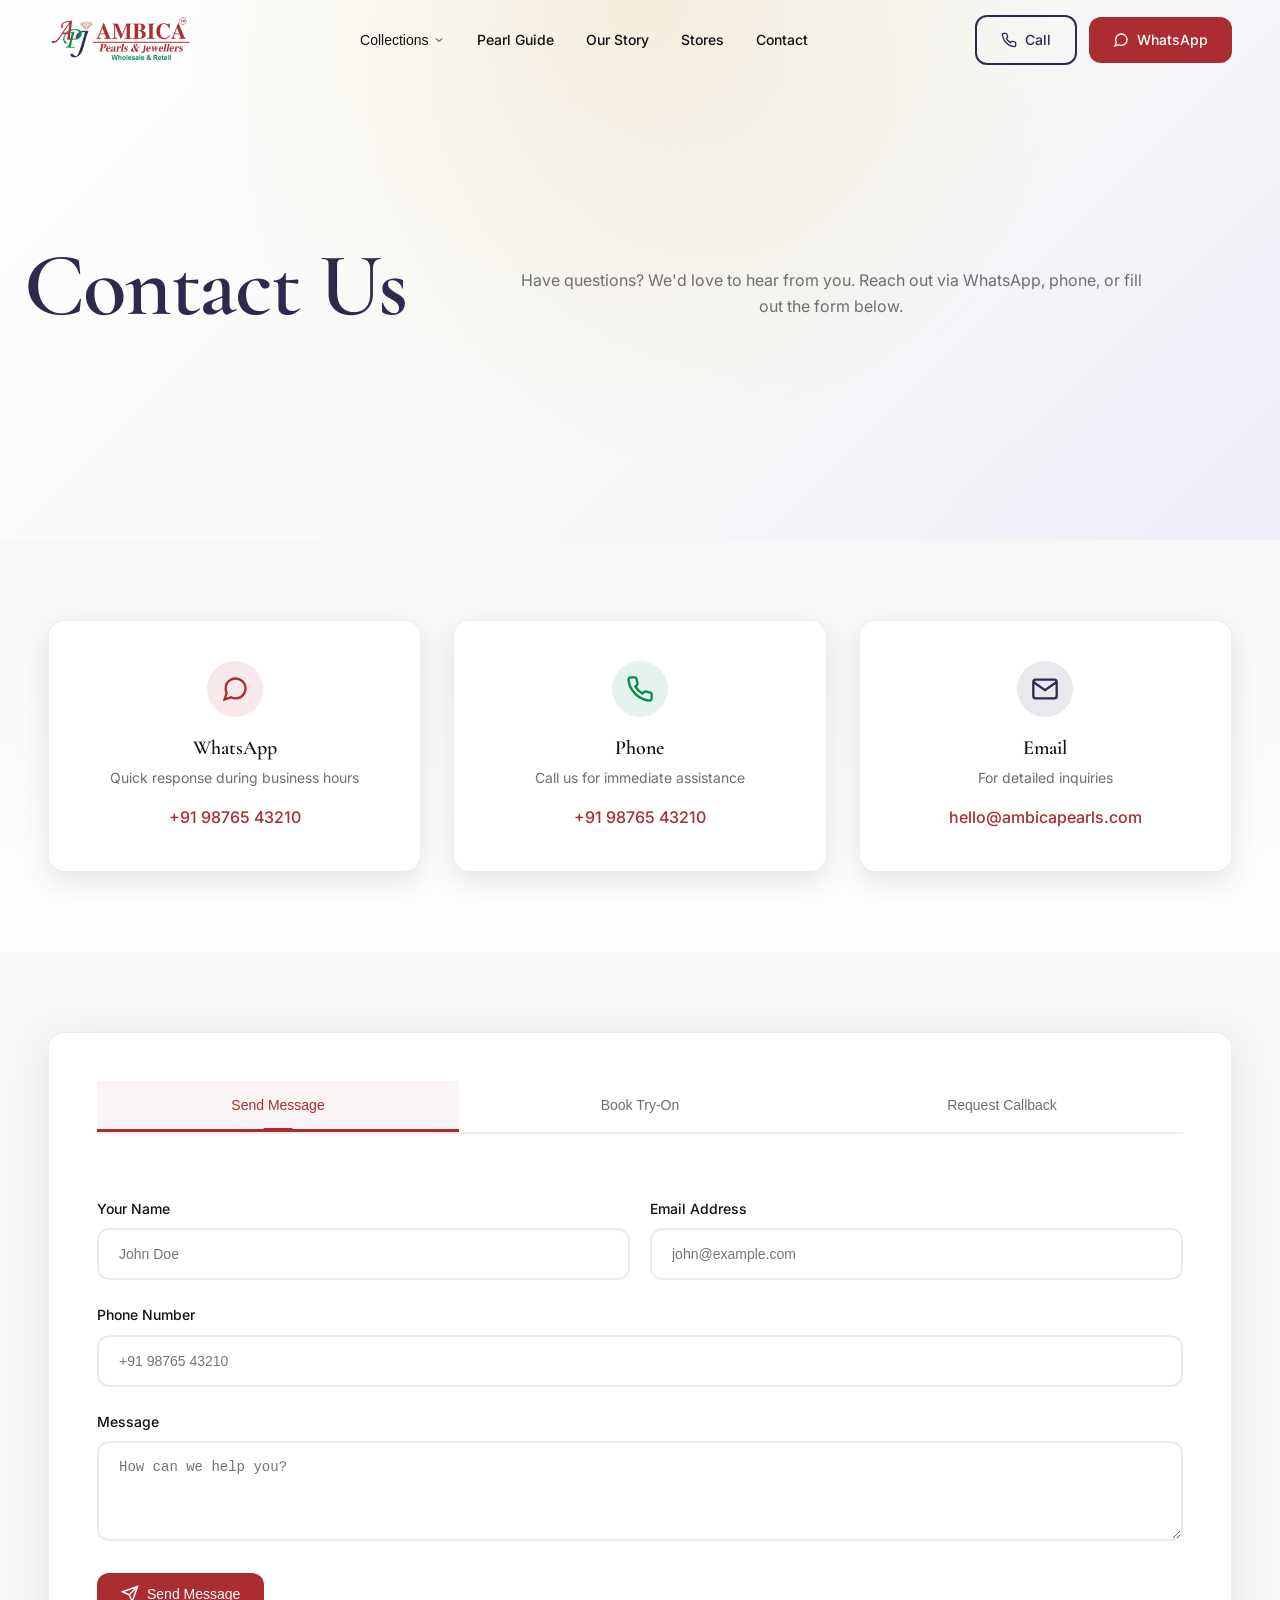
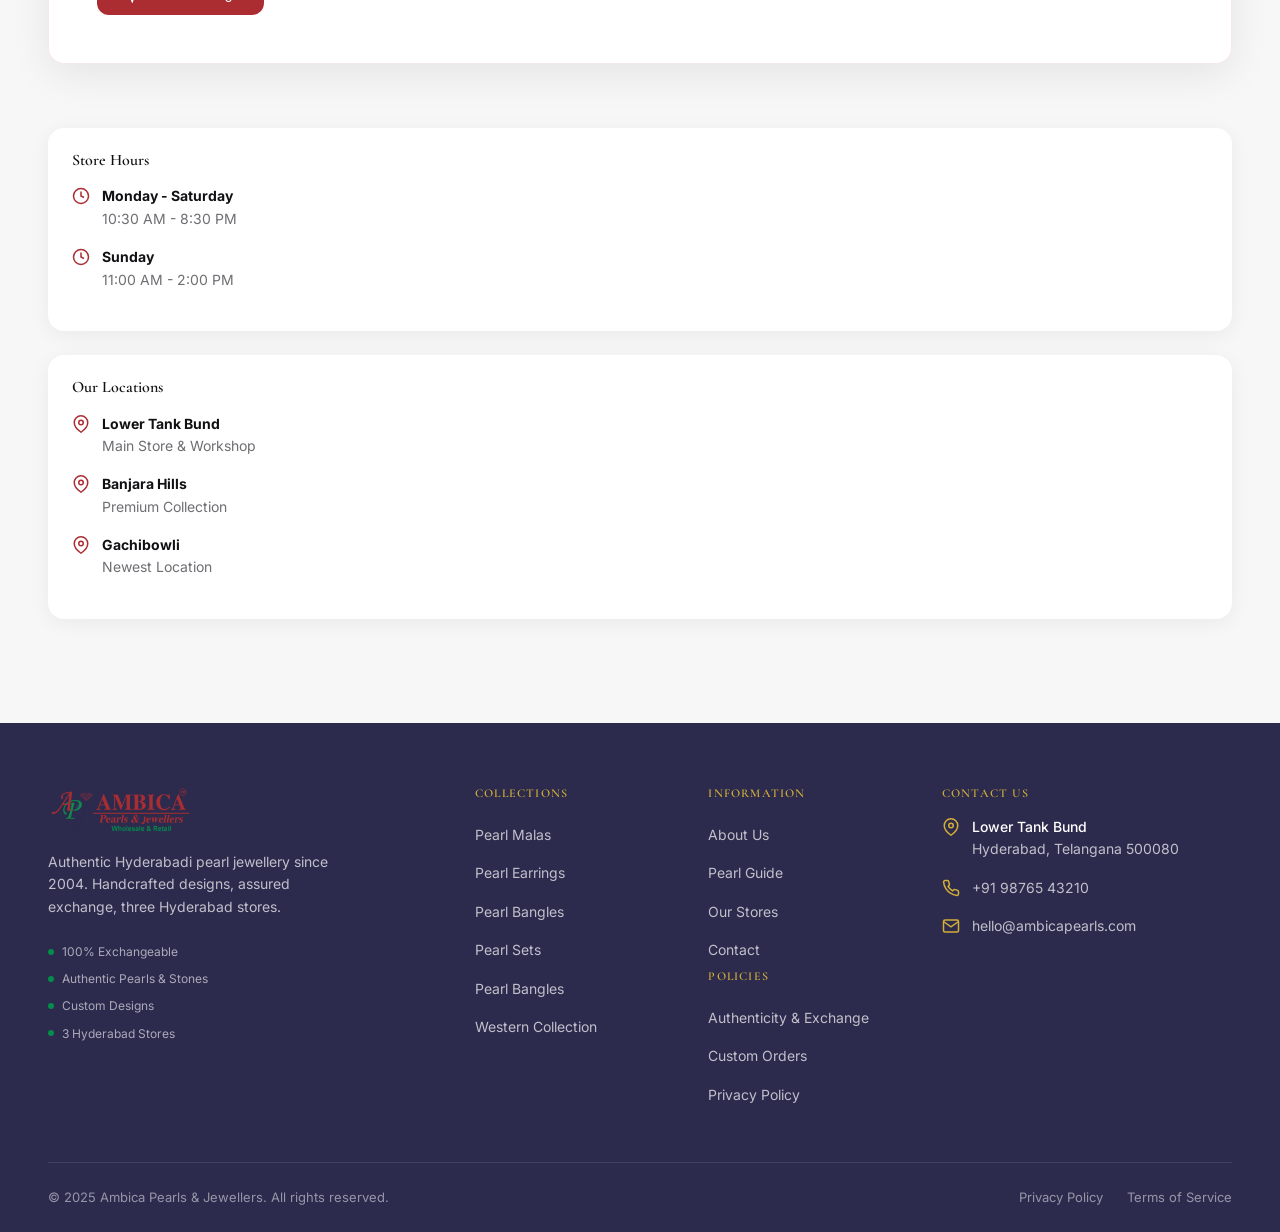
<file: contact.html>
<!DOCTYPE html>
<html lang="en">
<head>
    <meta charset="UTF-8">
    <meta name="viewport" content="width=device-width, initial-scale=1.0">
    <title>Contact Us - Ambica Pearls & Jewellers</title>
    <meta name="description" content="Get in touch with Ambica Pearls. WhatsApp, call, or visit our stores in Hyderabad.">
    <link rel="preconnect" href="https://fonts.googleapis.com">
    <link rel="preconnect" href="https://fonts.gstatic.com" crossorigin>
    <link href="https://fonts.googleapis.com/css2?family=Cormorant+Garamond:wght@400;500;600;700&family=Inter:wght@300;400;500;600;700&family=Great+Vibes&display=swap" rel="stylesheet">
    <link rel="stylesheet" href="css/style.css">
    <style>
        .contact-cards-section {
            padding: 80px 0;
            background: linear-gradient(to bottom, var(--pearl), var(--white));
        }
        .contact-cards {
            display: grid;
            grid-template-columns: repeat(auto-fit, minmax(280px, 1fr));
            gap: 32px;
            padding: 0;
        }
        .contact-card {
            background: white;
            border-radius: 16px;
            padding: 40px 32px;
            text-align: center;
            box-shadow: 0 10px 30px rgba(0,0,0,0.1);
            border: 1px solid rgba(171,45,50,0.1);
            transition: all 0.4s ease;
            position: relative;
            overflow: hidden;
        }
        .contact-card::before {
            content: '';
            position: absolute;
            top: 0;
            left: 0;
            right: 0;
            height: 4px;
            background: linear-gradient(90deg, var(--gold), var(--secondary));
            transform: scaleX(0);
            transition: transform 0.4s ease;
        }
        .contact-card:hover::before {
            transform: scaleX(1);
        }
        .contact-card:hover {
            transform: translateY(-8px);
            box-shadow: 0 20px 40px rgba(0,0,0,0.15);
        }
        .contact-icon {
            width: 56px;
            height: 56px;
            display: flex;
            align-items: center;
            justify-content: center;
            border-radius: 50%;
            margin: 0 auto 20px;
        }
        .contact-icon.red {
            background: rgba(171, 45, 50, 0.1);
            color: var(--primary);
        }
        .contact-icon.green {
            background: rgba(5, 140, 75, 0.1);
            color: var(--secondary);
        }
        .contact-icon.navy {
            background: rgba(44, 43, 78, 0.1);
            color: var(--navy);
        }
        .contact-card h3 {
            margin-bottom: 8px;
            font-size: 20px;
        }
        .contact-card > p {
            color: var(--text-muted);
            font-size: 14px;
            margin-bottom: 16px;
        }
        .contact-card a {
            color: var(--primary);
            font-weight: 500;
        }
        .contact-card a:hover {
            text-decoration: underline;
        }
        .forms-section {
            padding: 80px 0;
            background: var(--light-bg);
        }
        .forms-grid {
            display: grid;
            gap: 64px;
            align-items: start;
        }
        .form-container {
            background: white;
            border-radius: 16px;
            padding: 48px;
            box-shadow: 0 10px 40px rgba(0,0,0,0.08);
            border: 1px solid rgba(171,45,50,0.1);
        }
        .form-tabs {
            display: flex;
            border-bottom: 2px solid rgba(171,45,50,0.1);
            margin-bottom: 32px;
            position: relative;
        }
        .form-tab {
            flex: 1;
            padding: 16px 24px;
            text-align: center;
            font-size: 14px;
            font-weight: 500;
            color: var(--text-muted);
            background: none;
            border: none;
            border-bottom: 3px solid transparent;
            cursor: pointer;
            transition: all 0.3s ease;
            position: relative;
        }
        .form-tab.active {
            color: var(--primary);
            border-bottom-color: var(--primary);
            background: rgba(171,45,50,0.05);
        }
        .form-tab.active::after {
            content: '';
            position: absolute;
            bottom: -2px;
            left: 50%;
            transform: translateX(-50%);
            width: 30px;
            height: 3px;
            background: var(--primary);
            border-radius: 2px;
        }
        .form-content {
            display: none;
            padding: 32px 0 0;
        }
        .form-content.active {
            display: block;
        }
        .form-group {
            margin-bottom: 24px;
        }
        .form-group label {
            display: block;
            font-size: 14px;
            font-weight: 500;
            margin-bottom: 8px;
            color: var(--text-dark);
        }
        .form-group input,
        .form-group textarea,
        .form-group select {
            width: 100%;
            padding: 16px 20px;
            border: 2px solid rgba(0,0,0,0.08);
            border-radius: 12px;
            font-size: 14px;
            transition: all 0.3s ease;
            background: var(--light-bg);
        }
        .form-group input:focus,
        .form-group textarea:focus,
        .form-group select:focus {
            outline: none;
            border-color: var(--primary);
            box-shadow: 0 0 0 4px rgba(171,45,50,0.15);
        }
        .form-row {
            display: grid;
            grid-template-columns: 1fr 1fr;
            gap: 20px;
        }
        .sidebar-card {
            background: white;
            border-radius: var(--radius);
            padding: 24px;
            box-shadow: var(--shadow);
            margin-bottom: 24px;
        }
        .sidebar-card h4 {
            font-size: 16px;
            margin-bottom: 16px;
        }
        .sidebar-item {
            display: flex;
            align-items: flex-start;
            gap: 12px;
            margin-bottom: 16px;
            font-size: 14px;
        }
        .sidebar-item svg {
            color: var(--primary);
            flex-shrink: 0;
            margin-top: 2px;
        }
        .sidebar-item div {
            display: flex;
            flex-direction: column;
        }
        .sidebar-item strong {
            color: var(--text-dark);
        }
        .sidebar-item span {
            color: var(--text-muted);
        }
        .success-message {
            display: none;
            text-align: center;
            padding: 48px 24px;
        }
        .success-message.show {
            display: block;
        }
        .success-icon {
            width: 64px;
            height: 64px;
            display: flex;
            align-items: center;
            justify-content: center;
            background: rgba(5, 140, 75, 0.1);
            color: var(--secondary);
            border-radius: 50%;
            margin: 0 auto 20px;
        }
    </style>
</head>
<body>
    <!-- Header -->
    <header class="header" id="header">
        <div class="container">
            <div class="header-inner">
                <a href="index.html" class="logo">
                    <img src="images/LOGO.png" alt="Ambica Pearls & Jewellers" style="height: 48px; width: auto;">
                </a>
                
                <nav class="nav-desktop">
                    <div class="nav-dropdown">
                        <button class="nav-link">Collections <svg width="12" height="12" viewBox="0 0 24 24" fill="none" stroke="currentColor" stroke-width="2"><path d="M6 9l6 6 6-6"/></svg></button>
                        <div class="dropdown-menu">
                            <a href="category-malas.html">Pearl Malas</a>
                            <a href="category-earrings.html">Pearl Earrings</a>
                            <a href="category-bangles.html">Pearl Bangles</a>
                            <a href="category-sets.html">Pearl Sets</a>
                            <a href="category-mens.html">Pearl Bangles</a>
                            <a href="category-western.html">Western Collection</a>
                        </div>
                    </div>
                    <a href="pearl-guide.html" class="nav-link">Pearl Guide</a>
                    <a href="about.html" class="nav-link">Our Story</a>
                    <a href="stores.html" class="nav-link">Stores</a>
                    <a href="contact.html" class="nav-link">Contact</a>
                </nav>
                
                <div class="header-actions">
                    <a href="tel:+919876543210" class="btn btn-outline">
                        <svg width="16" height="16" viewBox="0 0 24 24" fill="none" stroke="currentColor" stroke-width="2"><path d="M22 16.92v3a2 2 0 0 1-2.18 2 19.79 19.79 0 0 1-8.63-3.07 19.5 19.5 0 0 1-6-6 19.79 19.79 0 0 1-3.07-8.67A2 2 0 0 1 4.11 2h3a2 2 0 0 1 2 1.72 12.84 12.84 0 0 0 .7 2.81 2 2 0 0 1-.45 2.11L8.09 9.91a16 16 0 0 0 6 6l1.27-1.27a2 2 0 0 1 2.11-.45 12.84 12.84 0 0 0 2.81.7A2 2 0 0 1 22 16.92z"/></svg>
                        Call
                    </a>
                    <a href="https://wa.me/919876543210?text=Hi%20Ambica%2C%20I'm%20interested%20in%20your%20pearl%20collections." target="_blank" class="btn btn-primary">
                        <svg width="16" height="16" viewBox="0 0 24 24" fill="none" stroke="currentColor" stroke-width="2"><path d="M21 11.5a8.38 8.38 0 0 1-.9 3.8 8.5 8.5 0 0 1-7.6 4.7 8.38 8.38 0 0 1-3.8-.9L3 21l1.9-5.7a8.38 8.38 0 0 1-.9-3.8 8.5 8.5 0 0 1 4.7-7.6 8.38 8.38 0 0 1 3.8-.9h.5a8.48 8.48 0 0 1 8 8v.5z"/></svg>
                        WhatsApp
                    </a>
                </div>
                
                <button class="menu-toggle" id="menuToggle">
                    <svg width="24" height="24" viewBox="0 0 24 24" fill="none" stroke="currentColor" stroke-width="2"><line x1="3" y1="6" x2="21" y2="6"></line><line x1="3" y1="12" x2="21" y2="12"></line><line x1="3" y1="18" x2="21" y2="18"></line></svg>
                </button>
            </div>
        </div>
    </header>
    
    <!-- Mobile Menu -->
    <div class="mobile-menu" id="mobileMenu">
        <div class="mobile-menu-header">
            <span class="logo-main">Ambica</span>
            <button class="menu-close" id="menuClose">
                <svg width="24" height="24" viewBox="0 0 24 24" fill="none" stroke="currentColor" stroke-width="2"><line x1="18" y1="6" x2="6" y2="18"></line><line x1="6" y1="6" x2="18" y2="18"></line></svg>
            </button>
        </div>
        <div class="mobile-menu-content">
            <div class="mobile-section">
                <h4>Collections</h4>
                <a href="category-malas.html">Pearl Malas</a>
                <a href="category-earrings.html">Pearl Earrings</a>
                <a href="category-bangles.html">Pearl Bangles</a>
                <a href="category-sets.html">Pearl Sets</a>
                <a href="category-mens.html">Pearl Bangles</a>
                <a href="category-western.html">Western Collection</a>
            </div>
            <div class="mobile-section">
                <a href="pearl-guide.html">Pearl Guide</a>
                <a href="about.html">Our Story</a>
                <a href="stores.html">Stores</a>
                <a href="contact.html">Contact</a>
            </div>
            <div class="mobile-actions">
                <a href="https://wa.me/919876543210?text=Hi%20Ambica%2C%20I'm%20interested%20in%20your%20pearl%20collections." target="_blank" class="btn btn-primary">WhatsApp Us</a>
                <a href="tel:+919876543210" class="btn btn-outline">Call Us</a>
            </div>
        </div>
    </div>

    <!-- Page Hero (same as pearl-guide) -->
    <section class="guide-hero">
        <div class="guide-hero-content">
            <h1>Contact Us</h1>
            <p>Have questions? We'd love to hear from you. Reach out via WhatsApp, phone, or fill out the form below.</p>
        </div>
    </section>

    <!-- Contact Cards -->
    <section class="contact-cards-section">
        <div class="container">
            <div class="contact-cards">
                <div class="contact-card">
                    <div class="contact-icon red">
                        <svg width="28" height="28" viewBox="0 0 24 24" fill="none" stroke="currentColor" stroke-width="2"><path d="M21 11.5a8.38 8.38 0 0 1-.9 3.8 8.5 8.5 0 0 1-7.6 4.7 8.38 8.38 0 0 1-3.8-.9L3 21l1.9-5.7a8.38 8.38 0 0 1-.9-3.8 8.5 8.5 0 0 1 4.7-7.6 8.38 8.38 0 0 1 3.8-.9h.5a8.48 8.48 0 0 1 8 8v.5z"/></svg>
                    </div>
                    <h3>WhatsApp</h3>
                    <p>Quick response during business hours</p>
                    <a href="https://wa.me/919876543210" target="_blank">+91 98765 43210</a>
                </div>
                
                <div class="contact-card">
                    <div class="contact-icon green">
                        <svg width="28" height="28" viewBox="0 0 24 24" fill="none" stroke="currentColor" stroke-width="2"><path d="M22 16.92v3a2 2 0 0 1-2.18 2 19.79 19.79 0 0 1-8.63-3.07 19.5 19.5 0 0 1-6-6 19.79 19.79 0 0 1-3.07-8.67A2 2 0 0 1 4.11 2h3a2 2 0 0 1 2 1.72 12.84 12.84 0 0 0 .7 2.81 2 2 0 0 1-.45 2.11L8.09 9.91a16 16 0 0 0 6 6l1.27-1.27a2 2 0 0 1 2.11-.45 12.84 12.84 0 0 0 2.81.7A2 2 0 0 1 22 16.92z"/></svg>
                    </div>
                    <h3>Phone</h3>
                    <p>Call us for immediate assistance</p>
                    <a href="tel:+919876543210">+91 98765 43210</a>
                </div>
                
                <div class="contact-card">
                    <div class="contact-icon navy">
                        <svg width="28" height="28" viewBox="0 0 24 24" fill="none" stroke="currentColor" stroke-width="2"><path d="M4 4h16c1.1 0 2 .9 2 2v12c0 1.1-.9 2-2 2H4c-1.1 0-2-.9-2-2V6c0-1.1.9-2 2-2z"/><polyline points="22,6 12,13 2,6"/></svg>
                    </div>
                    <h3>Email</h3>
                    <p>For detailed inquiries</p>
                    <a href="mailto:hello@ambicapearls.com">hello@ambicapearls.com</a>
                </div>
            </div>
        </div>
    </section>

    <!-- Forms Section -->
    <section class="forms-section">
        <div class="container">
            <div class="forms-grid">
                <div class="form-container">
                    <div class="form-tabs">
                        <button class="form-tab active" data-tab="message">Send Message</button>
                        <button class="form-tab" data-tab="tryon">Book Try-On</button>
                        <button class="form-tab" data-tab="callback">Request Callback</button>
                    </div>
                    
                    <!-- Message Form -->
                    <div class="form-content active" id="message-form">
                        <form id="contactForm">
                            <div class="form-row">
                                <div class="form-group">
                                    <label>Your Name</label>
                                    <input type="text" name="name" placeholder="John Doe" required>
                                </div>
                                <div class="form-group">
                                    <label>Email Address</label>
                                    <input type="email" name="email" placeholder="john@example.com" required>
                                </div>
                            </div>
                            <div class="form-group">
                                <label>Phone Number</label>
                                <input type="tel" name="phone" placeholder="+91 98765 43210">
                            </div>
                            <div class="form-group">
                                <label>Message</label>
                                <textarea name="message" rows="4" placeholder="How can we help you?" required></textarea>
                            </div>
                            <button type="submit" class="btn btn-primary">
                                <svg width="18" height="18" viewBox="0 0 24 24" fill="none" stroke="currentColor" stroke-width="2"><line x1="22" y1="2" x2="11" y2="13"/><polygon points="22 2 15 22 11 13 2 9 22 2"/></svg>
                                Send Message
                            </button>
                        </form>
                        <div class="success-message" id="messageSuccess">
                            <div class="success-icon">
                                <svg width="32" height="32" viewBox="0 0 24 24" fill="none" stroke="currentColor" stroke-width="2"><polyline points="20 6 9 17 4 12"/></svg>
                            </div>
                            <h3>Message Sent!</h3>
                            <p>We'll get back to you as soon as possible.</p>
                        </div>
                    </div>
                    
                    <!-- Try-On Form -->
                    <div class="form-content" id="tryon-form">
                        <form id="tryonForm">
                            <div class="form-row">
                                <div class="form-group">
                                    <label>Your Name</label>
                                    <input type="text" name="name" placeholder="John Doe" required>
                                </div>
                                <div class="form-group">
                                    <label>Phone Number</label>
                                    <input type="tel" name="phone" placeholder="+91 98765 43210" required>
                                </div>
                            </div>
                            <div class="form-group">
                                <label>Email Address</label>
                                <input type="email" name="email" placeholder="john@example.com">
                            </div>
                            <div class="form-group">
                                <label>Preferred Branch</label>
                                <select name="branch" required>
                                    <option value="">Select a branch</option>
                                    <option value="Lower Tank Bund">Lower Tank Bund</option>
                                    <option value="Banjara Hills">Banjara Hills</option>
                                    <option value="Gachibowli">Gachibowli</option>
                                </select>
                            </div>
                            <div class="form-row">
                                <div class="form-group">
                                    <label>Preferred Date</label>
                                    <input type="date" name="date" required>
                                </div>
                                <div class="form-group">
                                    <label>Preferred Time</label>
                                    <select name="time" required>
                                        <option value="">Select time</option>
                                        <option value="10:30 AM">10:30 AM</option>
                                        <option value="12:00 PM">12:00 PM</option>
                                        <option value="2:00 PM">2:00 PM</option>
                                        <option value="4:00 PM">4:00 PM</option>
                                        <option value="6:00 PM">6:00 PM</option>
                                    </select>
                                </div>
                            </div>
                            <div class="form-group">
                                <label>What are you interested in?</label>
                                <textarea name="interests" rows="3" placeholder="Pearl malas, earrings, bridal sets, etc."></textarea>
                            </div>
                            <button type="submit" class="btn btn-primary">
                                <svg width="18" height="18" viewBox="0 0 24 24" fill="none" stroke="currentColor" stroke-width="2"><rect x="3" y="4" width="18" height="18" rx="2" ry="2"/><line x1="16" y1="2" x2="16" y2="6"/><line x1="8" y1="2" x2="8" y2="6"/><line x1="3" y1="10" x2="21" y2="10"/></svg>
                                Book Appointment
                            </button>
                        </form>
                        <div class="success-message" id="tryonSuccess">
                            <div class="success-icon">
                                <svg width="32" height="32" viewBox="0 0 24 24" fill="none" stroke="currentColor" stroke-width="2"><polyline points="20 6 9 17 4 12"/></svg>
                            </div>
                            <h3>Appointment Booked!</h3>
                            <p>We'll confirm your appointment shortly.</p>
                        </div>
                    </div>
                    
                    <!-- Callback Form -->
                    <div class="form-content" id="callback-form">
                        <form id="callbackForm">
                            <div class="form-group">
                                <label>Your Name</label>
                                <input type="text" name="name" placeholder="John Doe" required>
                            </div>
                            <div class="form-group">
                                <label>Phone Number</label>
                                <input type="tel" name="phone" placeholder="+91 98765 43210" required>
                            </div>
                            <div class="form-group">
                                <label>Preferred Time</label>
                                <select name="preferredTime" required>
                                    <option value="">Select preferred time</option>
                                    <option value="Morning (9 AM - 12 PM)">Morning (9 AM - 12 PM)</option>
                                    <option value="Afternoon (12 PM - 4 PM)">Afternoon (12 PM - 4 PM)</option>
                                    <option value="Evening (4 PM - 8 PM)">Evening (4 PM - 8 PM)</option>
                                </select>
                            </div>
                            <button type="submit" class="btn btn-primary">
                                <svg width="18" height="18" viewBox="0 0 24 24" fill="none" stroke="currentColor" stroke-width="2"><path d="M22 16.92v3a2 2 0 0 1-2.18 2 19.79 19.79 0 0 1-8.63-3.07 19.5 19.5 0 0 1-6-6 19.79 19.79 0 0 1-3.07-8.67A2 2 0 0 1 4.11 2h3a2 2 0 0 1 2 1.72 12.84 12.84 0 0 0 .7 2.81 2 2 0 0 1-.45 2.11L8.09 9.91a16 16 0 0 0 6 6l1.27-1.27a2 2 0 0 1 2.11-.45 12.84 12.84 0 0 0 2.81.7A2 2 0 0 1 22 16.92z"/></svg>
                                Request Callback
                            </button>
                        </form>
                        <div class="success-message" id="callbackSuccess">
                            <div class="success-icon">
                                <svg width="32" height="32" viewBox="0 0 24 24" fill="none" stroke="currentColor" stroke-width="2"><polyline points="20 6 9 17 4 12"/></svg>
                            </div>
                            <h3>Callback Requested!</h3>
                            <p>We'll call you at your preferred time.</p>
                        </div>
                    </div>
                </div>
                
                <!-- Sidebar -->
                <div class="sidebar">
                    <div class="sidebar-card">
                        <h4>Store Hours</h4>
                        <div class="sidebar-item">
                            <svg width="18" height="18" viewBox="0 0 24 24" fill="none" stroke="currentColor" stroke-width="2"><circle cx="12" cy="12" r="10"/><polyline points="12 6 12 12 16 14"/></svg>
                            <div>
                                <strong>Monday - Saturday</strong>
                                <span>10:30 AM - 8:30 PM</span>
                            </div>
                        </div>
                        <div class="sidebar-item">
                            <svg width="18" height="18" viewBox="0 0 24 24" fill="none" stroke="currentColor" stroke-width="2"><circle cx="12" cy="12" r="10"/><polyline points="12 6 12 12 16 14"/></svg>
                            <div>
                                <strong>Sunday</strong>
                                <span>11:00 AM - 2:00 PM</span>
                            </div>
                        </div>
                    </div>
                    
                    <div class="sidebar-card">
                        <h4>Our Locations</h4>
                        <div class="sidebar-item">
                            <svg width="18" height="18" viewBox="0 0 24 24" fill="none" stroke="currentColor" stroke-width="2"><path d="M21 10c0 7-9 13-9 13s-9-6-9-13a9 9 0 0 1 18 0z"/><circle cx="12" cy="10" r="3"/></svg>
                            <div>
                                <strong>Lower Tank Bund</strong>
                                <span>Main Store & Workshop</span>
                            </div>
                        </div>
                        <div class="sidebar-item">
                            <svg width="18" height="18" viewBox="0 0 24 24" fill="none" stroke="currentColor" stroke-width="2"><path d="M21 10c0 7-9 13-9 13s-9-6-9-13a9 9 0 0 1 18 0z"/><circle cx="12" cy="10" r="3"/></svg>
                            <div>
                                <strong>Banjara Hills</strong>
                                <span>Premium Collection</span>
                            </div>
                        </div>
                        <div class="sidebar-item">
                            <svg width="18" height="18" viewBox="0 0 24 24" fill="none" stroke="currentColor" stroke-width="2"><path d="M21 10c0 7-9 13-9 13s-9-6-9-13a9 9 0 0 1 18 0z"/><circle cx="12" cy="10" r="3"/></svg>
                            <div>
                                <strong>Gachibowli</strong>
                                <span>Newest Location</span>
                            </div>
                        </div>
                    </div>
                </div>
            </div>
        </div>
    </section>

    <!-- Footer -->
    <footer class="footer">
        <div class="container">
            <div class="footer-grid">
                <div class="footer-brand">
                    <a href="index.html" class="logo">
                        <img src="images/LOGO.png" alt="Ambica Pearls & Jewellers" style="height:48px; width:auto;">
                    </a>
                    <p>Authentic Hyderabadi pearl jewellery since 2004. Handcrafted designs, assured exchange, three Hyderabad stores.</p>
                    <div class="trust-badges">
                        <div class="badge"><span></span> 100% Exchangeable</div>
                        <div class="badge"><span></span> Authentic Pearls & Stones</div>
                        <div class="badge"><span></span> Custom Designs</div>
                        <div class="badge"><span></span> 3 Hyderabad Stores</div>
                    </div>
                </div>
                
                <div class="footer-links">
                    <h4>Collections</h4>
                    <a href="category-malas.html">Pearl Malas</a>
                    <a href="category-earrings.html">Pearl Earrings</a>
                    <a href="category-bangles.html">Pearl Bangles</a>
                    <a href="category-sets.html">Pearl Sets</a>
                    <a href="category-mens.html">Pearl Bangles</a>
                    <a href="category-western.html">Western Collection</a>
                </div>
                
                <div class="footer-links">
                    <h4>Information</h4>
                    <a href="about.html">About Us</a>
                    <a href="pearl-guide.html">Pearl Guide</a>
                    <a href="stores.html">Our Stores</a>
                    <a href="contact.html">Contact</a>
                    <h4 class="mt-4">Policies</h4>
                    <a href="policy-authenticity.html">Authenticity & Exchange</a>
                    <a href="policy-custom.html">Custom Orders</a>
                    <a href="policy-privacy.html">Privacy Policy</a>
                </div>
                
                <div class="footer-contact">
                    <h4>Contact Us</h4>
                    <div class="contact-item">
                        <svg width="18" height="18" viewBox="0 0 24 24" fill="none" stroke="currentColor" stroke-width="2"><path d="M21 10c0 7-9 13-9 13s-9-6-9-13a9 9 0 0 1 18 0z"/><circle cx="12" cy="10" r="3"/></svg>
                        <div>
                            <strong>Lower Tank Bund</strong>
                            <span>Hyderabad, Telangana 500080</span>
                        </div>
                    </div>
                    <div class="contact-item">
                        <svg width="18" height="18" viewBox="0 0 24 24" fill="none" stroke="currentColor" stroke-width="2"><path d="M22 16.92v3a2 2 0 0 1-2.18 2 19.79 19.79 0 0 1-8.63-3.07 19.5 19.5 0 0 1-6-6 19.79 19.79 0 0 1-3.07-8.67A2 2 0 0 1 4.11 2h3a2 2 0 0 1 2 1.72 12.84 12.84 0 0 0 .7 2.81 2 2 0 0 1-.45 2.11L8.09 9.91a16 16 0 0 0 6 6l1.27-1.27a2 2 0 0 1 2.11-.45 12.84 12.84 0 0 0 2.81.7A2 2 0 0 1 22 16.92z"/></svg>
                        <a href="tel:+919876543210">+91 98765 43210</a>
                    </div>
                    <div class="contact-item">
                        <svg width="18" height="18" viewBox="0 0 24 24" fill="none" stroke="currentColor" stroke-width="2"><path d="M4 4h16c1.1 0 2 .9 2 2v12c0 1.1-.9 2-2 2H4c-1.1 0-2-.9-2-2V6c0-1.1.9-2 2-2z"/><polyline points="22,6 12,13 2,6"/></svg>
                        <a href="mailto:hello@ambicapearls.com">hello@ambicapearls.com</a>
                    </div>
                </div>
            </div>
            
            <div class="footer-bottom">
                <p>© 2025 Ambica Pearls & Jewellers. All rights reserved.</p>
                <div class="footer-legal">
                    <a href="policy-privacy.html">Privacy Policy</a>
                    <a href="policy-authenticity.html">Terms of Service</a>
                </div>
            </div>
        </div>
    </footer>

    <!-- Mobile Bottom Bar -->
    <div class="mobile-bottom-bar">
        <a href="https://wa.me/919876543210?text=Hi%20Ambica%2C%20I'd%20like%20to%20get%20in%20touch." target="_blank" class="mobile-action">
            <div class="mobile-icon primary">
                <svg width="20" height="20" viewBox="0 0 24 24" fill="none" stroke="currentColor" stroke-width="2"><path d="M21 11.5a8.38 8.38 0 0 1-.9 3.8 8.5 8.5 0 0 1-7.6 4.7 8.38 8.38 0 0 1-3.8-.9L3 21l1.9-5.7a8.38 8.38 0 0 1-.9-3.8 8.5 8.5 0 0 1 4.7-7.6 8.38 8.38 0 0 1 3.8-.9h.5a8.48 8.48 0 0 1 8 8v.5z"/></svg>
            </div>
            <span>WhatsApp</span>
        </a>
        <a href="tel:+919876543210" class="mobile-action">
            <div class="mobile-icon outline">
                <svg width="20" height="20" viewBox="0 0 24 24" fill="none" stroke="currentColor" stroke-width="2"><path d="M22 16.92v3a2 2 0 0 1-2.18 2 19.79 19.79 0 0 1-8.63-3.07 19.5 19.5 0 0 1-6-6 19.79 19.79 0 0 1-3.07-8.67A2 2 0 0 1 4.11 2h3a2 2 0 0 1 2 1.72 12.84 12.84 0 0 0 .7 2.81 2 2 0 0 1-.45 2.11L8.09 9.91a16 16 0 0 0 6 6l1.27-1.27a2 2 0 0 1 2.11-.45 12.84 12.84 0 0 0 2.81.7A2 2 0 0 1 22 16.92z"/></svg>
            </div>
            <span>Call</span>
        </a>
        <a href="contact.html" class="mobile-action">
            <div class="mobile-icon secondary">
                <svg width="20" height="20" viewBox="0 0 24 24" fill="none" stroke="currentColor" stroke-width="2"><rect x="3" y="4" width="18" height="18" rx="2" ry="2"/><line x1="16" y1="2" x2="16" y2="6"/><line x1="8" y1="2" x2="8" y2="6"/><line x1="3" y1="10" x2="21" y2="10"/></svg>
            </div>
            <span>Try-On</span>
        </a>
    </div>

    <script src="js/main.js"></script>
    <script>
        // Form tabs
        document.querySelectorAll('.form-tab').forEach(tab => {
            tab.addEventListener('click', function() {
                document.querySelectorAll('.form-tab').forEach(t => t.classList.remove('active'));
                document.querySelectorAll('.form-content').forEach(c => c.classList.remove('active'));
                this.classList.add('active');
                document.getElementById(this.dataset.tab + '-form').classList.add('active');
            });
        });
        
        // Form submissions
        document.getElementById('contactForm').addEventListener('submit', function(e) {
            e.preventDefault();
            
            // Show success message
            const successMsg = document.getElementById('messageSuccess');
            successMsg.classList.add('show');
            
            // Hide form after a delay
            setTimeout(() => {
                this.style.display = 'none';
            }, 500);
        });
        
        document.getElementById('tryonForm').addEventListener('submit', function(e) {
            e.preventDefault();
            
            // Show success message
            const successMsg = document.getElementById('tryonSuccess');
            successMsg.classList.add('show');
            
            // Hide form after a delay
            setTimeout(() => {
                this.style.display = 'none';
            }, 500);
        });
        
        document.getElementById('callbackForm').addEventListener('submit', function(e) {
            e.preventDefault();
            
            // Show success message
            const successMsg = document.getElementById('callbackSuccess');
            successMsg.classList.add('show');
            
            // Hide form after a delay
            setTimeout(() => {
                this.style.display = 'none';
            }, 500);
        });
    </script>
</body>
</html>
</file>
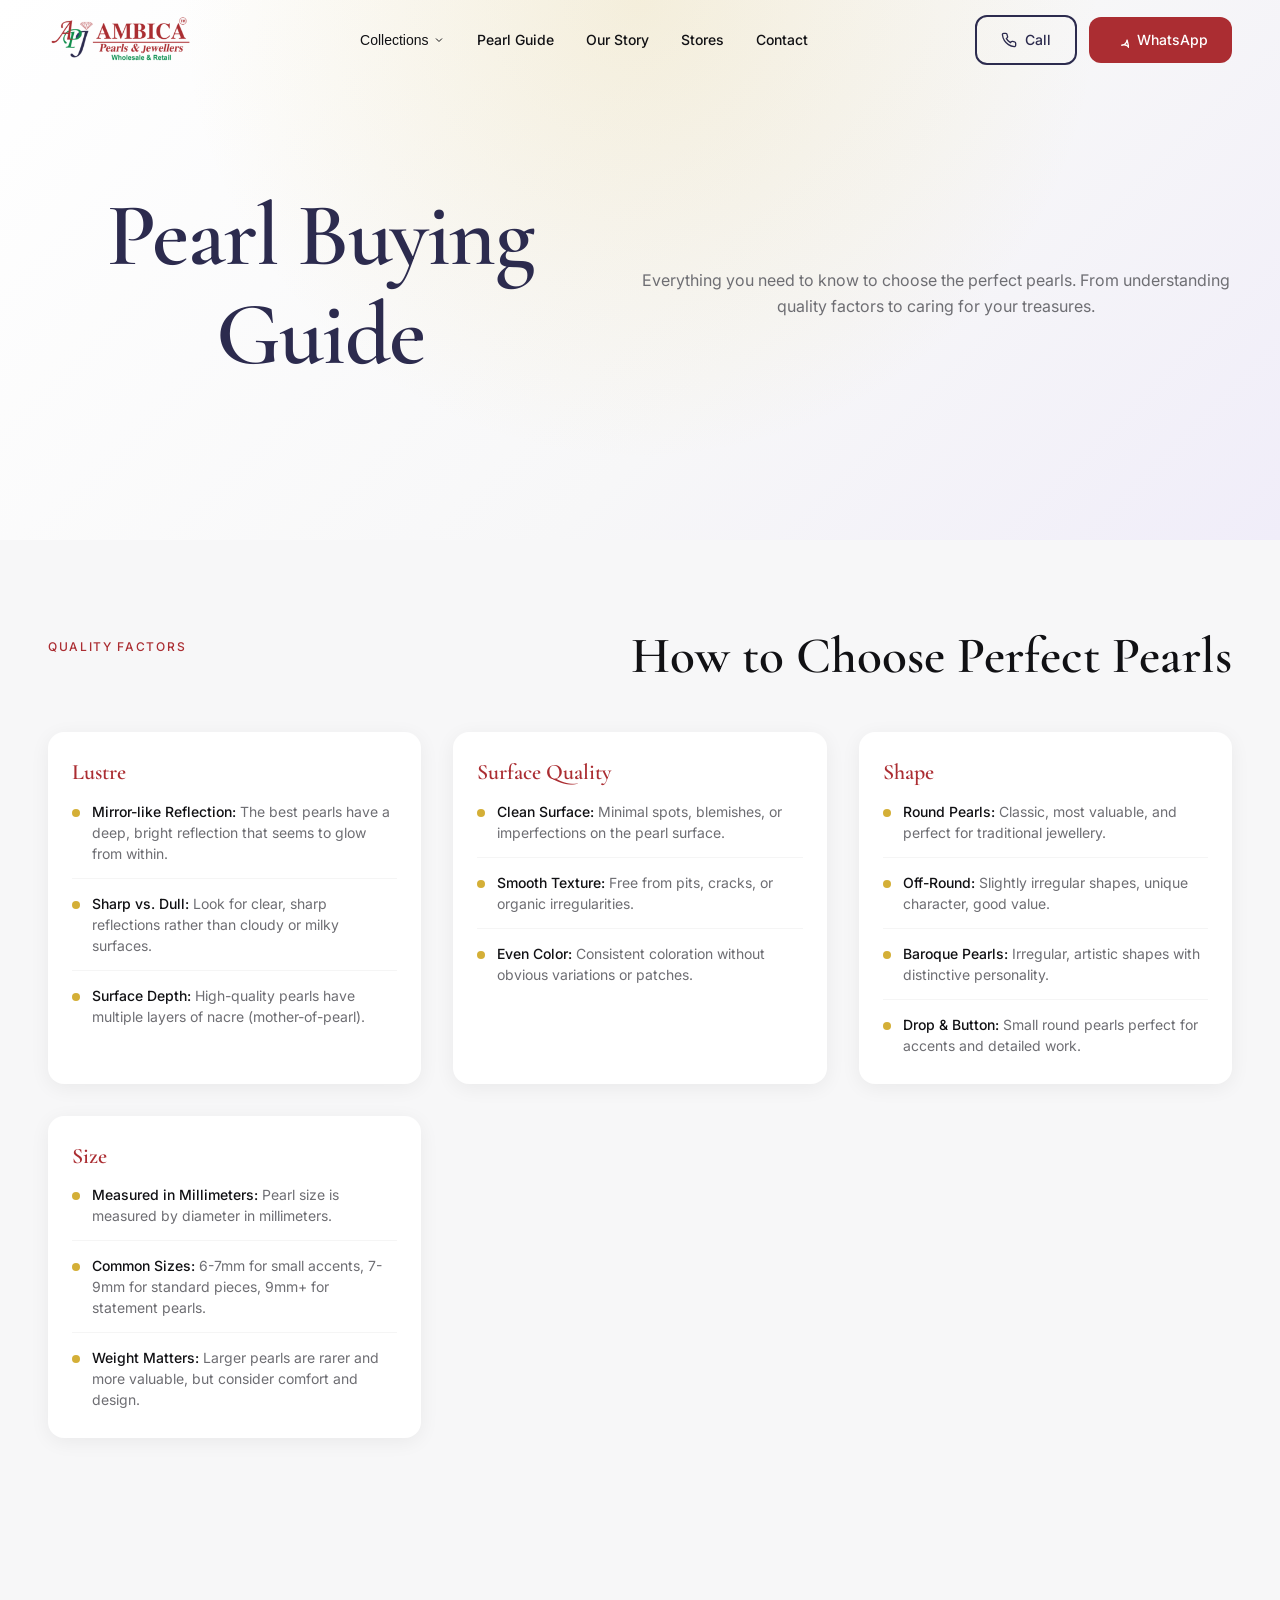
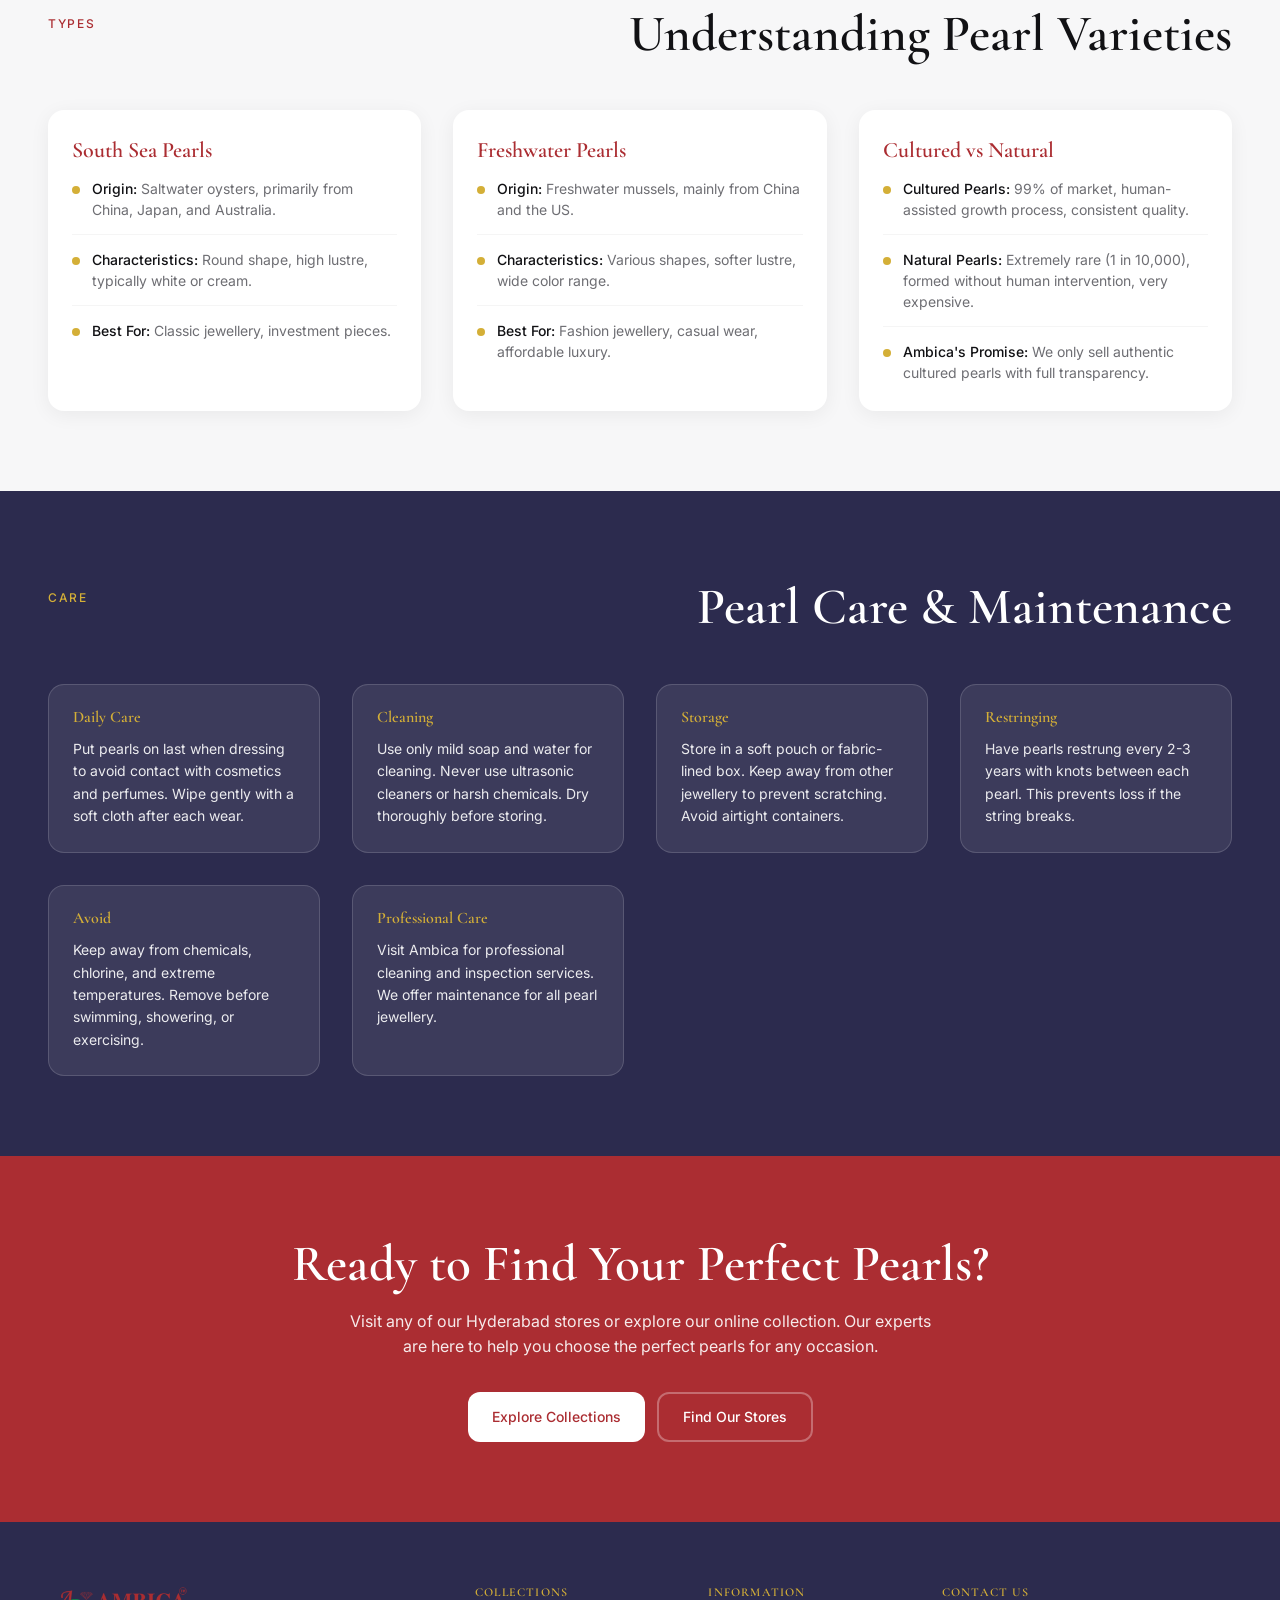
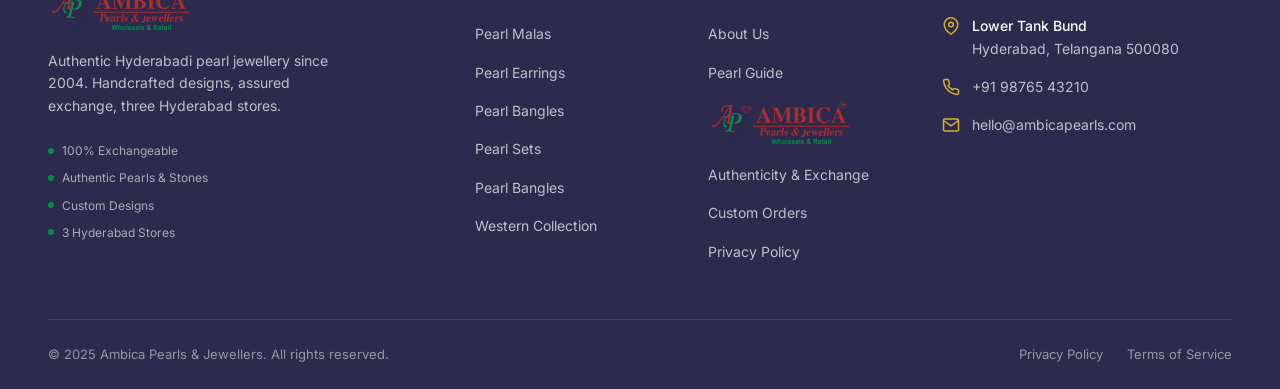
<file: pearl-guide.html>
<!DOCTYPE html>
<html lang="en">
<head>
    <meta charset="UTF-8">
    <meta name="viewport" content="width=device-width, initial-scale=1.0">
    <title>Pearl Guide - Ambica Pearls & Jewellers</title>
    <meta name="description" content="Complete guide to choosing, caring for, and valuing pearls. Learn about pearl types, quality factors, and maintenance tips from Hyderabad's pearl experts.">
    <link rel="preconnect" href="https://fonts.googleapis.com">
    <link rel="preconnect" href="https://fonts.gstatic.com" crossorigin>
    <link href="https://fonts.googleapis.com/css2?family=Cormorant+Garamond:wght@400;500;600;700&family=Inter:wght@300;400;500;600;700&family=Great+Vibes&display=swap" rel="stylesheet">
    <link rel="stylesheet" href="css/style.css">
    <style>
        .guide-section {
            padding: 80px 0;
        }
        .guide-section:nth-of-type(2) {
            background: var(--pearl);
        }
        .guide-grid {
            display: grid;
            grid-template-columns: repeat(auto-fit, minmax(280px, 1fr));
            gap: 32px;
            margin-top: 48px;
        }
        .guide-card {
            background: white;
            border-radius: var(--radius);
            padding: 28px 24px;
            box-shadow: var(--shadow);
            height: 100%;
            transition: var(--transition);
        }
        .guide-card:hover {
            transform: translateY(-6px);
            box-shadow: var(--shadow-hover);
        }
        .guide-card h3 {
            margin-bottom: 16px;
            color: var(--primary);
            font-size: 22px;
        }
        .guide-list {
            list-style: none;
            margin: 0;
            padding: 0;
        }
        .guide-list li {
            display: flex;
            align-items: flex-start;
            gap: 12px;
            margin-bottom: 14px;
            padding-bottom: 14px;
            border-bottom: 1px solid rgba(0,0,0,0.04);
        }
        .guide-list li:last-child {
            border-bottom: none;
            margin-bottom: 0;
            padding-bottom: 0;
        }
        .guide-dot {
            width: 8px;
            height: 8px;
            border-radius: 50%;
            background: var(--gold);
            margin-top: 8px;
            flex-shrink: 0;
        }
        .guide-list strong {
            color: var(--text-dark);
            font-weight: 500;
        }
        .guide-list div {
            color: var(--text-muted);
            font-size: 14px;
            line-height: 1.5;
        }
        .tips-section {
            background: var(--navy);
            padding: 80px 0;
            color: white;
        }
        .tips-grid {
            display: grid;
            grid-template-columns: repeat(auto-fit, minmax(250px, 1fr));
            gap: 32px;
            margin-top: 48px;
        }
        .tip-card {
            background: rgba(255,255,255,0.08);
            border-radius: var(--radius);
            padding: 24px;
            border: 1px solid rgba(255,255,255,0.15);
        }
        .tip-card h4 {
            margin-bottom: 12px;
            color: var(--gold);
        }
        .tip-card p {
            font-size: 14px;
            opacity: 0.9;
            margin-bottom: 0;
        }
        .cta-section {
            background: var(--primary);
            padding: 80px 0;
            text-align: center;
            color: white;
        }
        .cta-content h2 {
            margin-bottom: 16px;
        }
        .cta-content p {
            max-width: 600px;
            margin: 0 auto 32px;
            opacity: 0.9;
        }
    </style>
</head>
<body>
    <!-- Header -->
    <header class="header" id="header">
        <div class="container">
            <div class="header-inner">
                <a href="index.html" class="logo">
                    <img src="images/LOGO.png" alt="Ambica Pearls & Jewellers" style="height:48px; width:auto;">
                </a>
                
                <nav class="nav-desktop">
                    <div class="nav-dropdown">
                        <button class="nav-link">Collections <svg width="12" height="12" viewBox="0 0 24 24" fill="none" stroke="currentColor" stroke-width="2"><path d="M6 9l6 6 6-6"/></svg></button>
                        <div class="dropdown-menu">
                            <a href="category-malas.html">Pearl Malas</a>
                            <a href="category-earrings.html">Pearl Earrings</a>
                            <a href="category-bangles.html">Pearl Bangles</a>
                            <a href="category-sets.html">Pearl Sets</a>
                            <a href="category-mens.html">Pearl Bangles</a>
                            <a href="category-western.html">Western Collection</a>
                        </div>
                    </div>
                    <a href="pearl-guide.html" class="nav-link">Pearl Guide</a>
                    <a href="about.html" class="nav-link">Our Story</a>
                    <a href="stores.html" class="nav-link">Stores</a>
                    <a href="contact.html" class="nav-link">Contact</a>
                </nav>
                
                <div class="header-actions">
                    <a href="tel:+919876543210" class="btn btn-outline">
                        <svg width="16" height="16" viewBox="0 0 24 24" fill="none" stroke="currentColor" stroke-width="2"><path d="M22 16.92v3a2 2 0 0 1-2.18 2 19.79 19.79 0 0 1-8.63-3.07 19.5 19.5 0 0 1-6-6 19.79 19.79 0 0 1-3.07-8.67A2 2 0 0 1 4.11 2h3a2 2 0 0 1 2 1.72 12.84 12.84 0 0 0 .7 2.81 2 2 0 0 1-.45 2.11L8.09 9.91a16 16 0 0 0 6 6l1.27-1.27a2 2 0 0 1 2.11-.45 12.84 12.84 0 0 0 2.81.7A2 2 0 0 1 22 16.92z"/></svg>
                        Call
                    </a>
                    <a href="https://wa.me/919876543210?text=Hi%20Ambica%2C%20I'm%20interested%20in%20your%20pearl%20collections." target="_blank" class="btn btn-primary">
                        <svg width="16" height="16" viewBox="0 0 24 24" fill="none" stroke="currentColor" stroke-width="2"><path d="M21 11.5a8.38 8.38 0 0 1-.9 3.8 8.5 8.5 0 0 1-7.6 4.7 8.38 8.38 0 0 1 3.8-.9h.5a8.48 8.48 0 0 1 8 8v.5z"/></svg>
                        WhatsApp
                    </a>
                </div>
                
                <button class="menu-toggle" id="menuToggle">
                    <svg width="24" height="24" viewBox="0 0 24 24" fill="none" stroke="currentColor" stroke-width="2"><line x1="3" y1="6" x2="21" y2="6"></line><line x1="3" y1="12" x2="21" y2="12"></line><line x1="3" y1="18" x2="21" y2="18"></line></svg>
                </button>
            </div>
        </div>
    </header>
    
    <!-- Mobile Menu -->
    <div class="mobile-menu" id="mobileMenu">
        <div class="mobile-menu-header">
            <span class="logo-main">Ambica</span>
            <button class="menu-close" id="menuClose">
                <svg width="24" height="24" viewBox="0 0 24 24" fill="none" stroke="currentColor" stroke-width="2"><line x1="18" y1="6" x2="6" y2="18"></line><line x1="6" y1="6" x2="18" y2="18"></line></svg>
            </button>
        </div>
        <div class="mobile-menu-content">
            <div class="mobile-section">
                <h4>Collections</h4>
                <a href="category-malas.html">Pearl Malas</a>
                <a href="category-earrings.html">Pearl Earrings</a>
                <a href="category-bangles.html">Pearl Bangles</a>
                <a href="category-sets.html">Pearl Sets</a>
                <a href="category-mens.html">Pearl Bangles</a>
                <a href="category-western.html">Western Collection</a>
            </div>
            <div class="mobile-section">
                <a href="pearl-guide.html">Pearl Guide</a>
                <a href="about.html">Our Story</a>
                <a href="stores.html">Stores</a>
                <a href="contact.html">Contact</a>
            </div>
            <div class="mobile-actions">
                <a href="https://wa.me/919876543210?text=Hi%20Ambica%2C%20I'm%20interested%20in%20your%20pearl%20collections." target="_blank" class="btn btn-primary">WhatsApp Us</a>
                <a href="tel:+919876543210" class="btn btn-outline">Call Us</a>
            </div>
        </div>
    </div>

    <!-- Pearl Guide Hero -->
    <section class="guide-hero">
        <div class="guide-hero-content">
            <h1>Pearl Buying Guide</h1>
            <p>Everything you need to know to choose the perfect pearls. From understanding quality factors to caring for your treasures.</p>
        </div>
    </section>

    <!-- How to Choose Section -->
    <section class="guide-section">
        <div class="container">
            <div class="section-header center">
                <span class="section-label">Quality Factors</span>
                <h2>How to Choose Perfect Pearls</h2>
            </div>
            
            <div class="guide-grid">
                <div class="guide-card">
                    <h3>Lustre</h3>
                    <ul class="guide-list">
                        <li><span class="guide-dot"></span><div><strong>Mirror-like Reflection:</strong> The best pearls have a deep, bright reflection that seems to glow from within.</div></li>
                        <li><span class="guide-dot"></span><div><strong>Sharp vs. Dull:</strong> Look for clear, sharp reflections rather than cloudy or milky surfaces.</div></li>
                        <li><span class="guide-dot"></span><div><strong>Surface Depth:</strong> High-quality pearls have multiple layers of nacre (mother-of-pearl).</div></li>
                    </ul>
                </div>
                
                <div class="guide-card">
                    <h3>Surface Quality</h3>
                    <ul class="guide-list">
                        <li><span class="guide-dot"></span><div><strong>Clean Surface:</strong> Minimal spots, blemishes, or imperfections on the pearl surface.</div></li>
                        <li><span class="guide-dot"></span><div><strong>Smooth Texture:</strong> Free from pits, cracks, or organic irregularities.</div></li>
                        <li><span class="guide-dot"></span><div><strong>Even Color:</strong> Consistent coloration without obvious variations or patches.</div></li>
                    </ul>
                </div>
                
                <div class="guide-card">
                    <h3>Shape</h3>
                    <ul class="guide-list">
                        <li><span class="guide-dot"></span><div><strong>Round Pearls:</strong> Classic, most valuable, and perfect for traditional jewellery.</div></li>
                        <li><span class="guide-dot"></span><div><strong>Off-Round:</strong> Slightly irregular shapes, unique character, good value.</div></li>
                        <li><span class="guide-dot"></span><div><strong>Baroque Pearls:</strong> Irregular, artistic shapes with distinctive personality.</div></li>
                        <li><span class="guide-dot"></span><div><strong>Drop & Button:</strong> Small round pearls perfect for accents and detailed work.</div></li>
                    </ul>
                </div>
                
                <div class="guide-card">
                    <h3>Size</h3>
                    <ul class="guide-list">
                        <li><span class="guide-dot"></span><div><strong>Measured in Millimeters:</strong> Pearl size is measured by diameter in millimeters.</div></li>
                        <li><span class="guide-dot"></span><div><strong>Common Sizes:</strong> 6-7mm for small accents, 7-9mm for standard pieces, 9mm+ for statement pearls.</div></li>
                        <li><span class="guide-dot"></span><div><strong>Weight Matters:</strong> Larger pearls are rarer and more valuable, but consider comfort and design.</div></li>
                    </ul>
                </div>
            </div>
        </div>
    </section>

    <!-- Pearl Types Section -->
    <section class="guide-section">
        <div class="container">
            <div class="section-header center">
                <span class="section-label">Types</span>
                <h2>Understanding Pearl Varieties</h2>
            </div>
            
            <div class="guide-grid">
                <div class="guide-card">
                    <h3>South Sea Pearls</h3>
                    <ul class="guide-list">
                        <li><span class="guide-dot"></span><div><strong>Origin:</strong> Saltwater oysters, primarily from China, Japan, and Australia.</div></li>
                        <li><span class="guide-dot"></span><div><strong>Characteristics:</strong> Round shape, high lustre, typically white or cream.</div></li>
                        <li><span class="guide-dot"></span><div><strong>Best For:</strong> Classic jewellery, investment pieces.</div></li>
                    </ul>
                </div>
                
                <div class="guide-card">
                    <h3>Freshwater Pearls</h3>
                    <ul class="guide-list">
                        <li><span class="guide-dot"></span><div><strong>Origin:</strong> Freshwater mussels, mainly from China and the US.</div></li>
                        <li><span class="guide-dot"></span><div><strong>Characteristics:</strong> Various shapes, softer lustre, wide color range.</div></li>
                        <li><span class="guide-dot"></span><div><strong>Best For:</strong> Fashion jewellery, casual wear, affordable luxury.</div></li>
                    </ul>
                </div>
                
                <div class="guide-card">
                    <h3>Cultured vs Natural</h3>
                    <ul class="guide-list">
                        <li><span class="guide-dot"></span><div><strong>Cultured Pearls:</strong> 99% of market, human-assisted growth process, consistent quality.</div></li>
                        <li><span class="guide-dot"></span><div><strong>Natural Pearls:</strong> Extremely rare (1 in 10,000), formed without human intervention, very expensive.</div></li>
                        <li><span class="guide-dot"></span><div><strong>Ambica's Promise:</strong> We only sell authentic cultured pearls with full transparency.</div></li>
                    </ul>
                </div>
            </div>
        </div>
    </section>

    <!-- Care Tips Section -->
    <section class="tips-section">
        <div class="container">
            <div class="section-header center">
                <span class="section-label light">Care</span>
                <h2>Pearl Care & Maintenance</h2>
            </div>
            
            <div class="tips-grid">
                <div class="tip-card">
                    <h4>Daily Care</h4>
                    <p>Put pearls on last when dressing to avoid contact with cosmetics and perfumes. Wipe gently with a soft cloth after each wear.</p>
                </div>
                
                <div class="tip-card">
                    <h4>Cleaning</h4>
                    <p>Use only mild soap and water for cleaning. Never use ultrasonic cleaners or harsh chemicals. Dry thoroughly before storing.</p>
                </div>
                
                <div class="tip-card">
                    <h4>Storage</h4>
                    <p>Store in a soft pouch or fabric-lined box. Keep away from other jewellery to prevent scratching. Avoid airtight containers.</p>
                </div>
                
                <div class="tip-card">
                    <h4>Restringing</h4>
                    <p>Have pearls restrung every 2-3 years with knots between each pearl. This prevents loss if the string breaks.</p>
                </div>
                
                <div class="tip-card">
                    <h4>Avoid</h4>
                    <p>Keep away from chemicals, chlorine, and extreme temperatures. Remove before swimming, showering, or exercising.</p>
                </div>
                
                <div class="tip-card">
                    <h4>Professional Care</h4>
                    <p>Visit Ambica for professional cleaning and inspection services. We offer maintenance for all pearl jewellery.</p>
                </div>
            </div>
        </div>
    </section>

    <!-- CTA Section -->
    <section class="cta-section">
        <div class="container">
            <div class="cta-content">
                <h2>Ready to Find Your Perfect Pearls?</h2>
                <p>Visit any of our Hyderabad stores or explore our online collection. Our experts are here to help you choose the perfect pearls for any occasion.</p>
                <div class="care-actions" style="justify-content: center;">
                    <a href="category-malas.html" class="btn btn-light">Explore Collections</a>
                    <a href="stores.html" class="btn btn-outline-light">Find Our Stores</a>
                </div>
            </div>
        </div>
    </section>

    <!-- Footer -->
    <footer class="footer">
        <div class="container">
            <div class="footer-grid">
                <div class="footer-brand">
                    <a href="index.html" class="logo">
                        <img src="images/LOGO.png" alt="Ambica Pearls & Jewellers" style="height:48px; width:auto;">
                    </a>
                    <p>Authentic Hyderabadi pearl jewellery since 2004. Handcrafted designs, assured exchange, three Hyderabad stores.</p>
                    <div class="trust-badges">
                        <div class="badge"><span></span> 100% Exchangeable</div>
                        <div class="badge"><span></span> Authentic Pearls & Stones</div>
                        <div class="badge"><span></span> Custom Designs</div>
                        <div class="badge"><span></span> 3 Hyderabad Stores</div>
                    </div>
                </div>
                
                <div class="footer-links">
                    <h4>Collections</h4>
                    <a href="category-malas.html">Pearl Malas</a>
                    <a href="category-earrings.html">Pearl Earrings</a>
                    <a href="category-bangles.html">Pearl Bangles</a>
                    <a href="category-sets.html">Pearl Sets</a>
                    <a href="category-mens.html">Pearl Bangles</a>
                    <a href="category-western.html">Western Collection</a>
                </div>
                
                <div class="footer-links">
                    <h4>Information</h4>
                    <a href="about.html">About Us</a>
                    <a href="pearl-guide.html">Pearl Guide</a>
                    <a href="index.html" class="logo">
                    <img src="images/LOGO.png" alt="Ambica Pearls & Jewellers" style="height: 48px; width: auto;">
                </a>
                    <a href="policy-authenticity.html">Authenticity & Exchange</a>
                    <a href="policy-custom.html">Custom Orders</a>
                    <a href="policy-privacy.html">Privacy Policy</a>
                </div>
                
                <div class="footer-contact">
                    <h4>Contact Us</h4>
                    <div class="contact-item">
                        <svg width="18" height="18" viewBox="0 0 24 24" fill="none" stroke="currentColor" stroke-width="2"><path d="M21 10c0 7-9 13-9 13s-9-6-9-13a9 9 0 0 1 18 0z"/><circle cx="12" cy="10" r="3"/></svg>
                        <div>
                            <strong>Lower Tank Bund</strong>
                            <span>Hyderabad, Telangana 500080</span>
                        </div>
                    </div>
                    <div class="contact-item">
                        <svg width="18" height="18" viewBox="0 0 24 24" fill="none" stroke="currentColor" stroke-width="2"><path d="M22 16.92v3a2 2 0 0 1-2.18 2 19.79 19.79 0 0 1-8.63-3.07 19.5 19.5 0 0 1-6-6 19.79 19.79 0 0 1-3.07-8.67A2 2 0 0 1 4.11 2h3a2 2 0 0 1 2 1.72 12.84 12.84 0 0 0 .7 2.81 2 2 0 0 1-.45 2.11L8.09 9.91a16 16 0 0 0 6 6l1.27-1.27a2 2 0 0 1 2.11-.45 12.84 12.84 0 0 0 2.81.7A2 2 0 0 1 22 16.92z"/></svg>
                        <a href="tel:+919876543210">+91 98765 43210</a>
                    </div>
                    <div class="contact-item">
                        <svg width="18" height="18" viewBox="0 0 24 24" fill="none" stroke="currentColor" stroke-width="2"><path d="M4 4h16c1.1 0 2 .9 2 2v12c0 1.1-.9 2-2 2H4c-1.1 0-2-.9-2-2V6c0-1.1.9-2 2-2z"/><polyline points="22,6 12,13 2,6"/></svg>
                        <a href="mailto:hello@ambicapearls.com">hello@ambicapearls.com</a>
                    </div>
                </div>
            </div>
            
            <div class="footer-bottom">
                <p>© 2025 Ambica Pearls & Jewellers. All rights reserved.</p>
                <div class="footer-legal">
                    <a href="policy-privacy.html">Privacy Policy</a>
                    <a href="policy-authenticity.html">Terms of Service</a>
                </div>
            </div>
        </div>
    </footer>

    <!-- Mobile Bottom Bar -->
    <div class="mobile-bottom-bar">
        <a href="https://wa.me/919876543210?text=Hi%20Ambica%2C%20I'd%20like%20to%20know%20more%20about%20you." target="_blank" class="mobile-action">
            <div class="mobile-icon primary">
                <svg width="20" height="20" viewBox="0 0 24 24" fill="none" stroke="currentColor" stroke-width="2"><path d="M21 11.5a8.38 8.38 0 0 1-.9 3.8 8.5 8.5 0 0 1-7.6 4.7 8.38 8.38 0 0 1-3.8-.9L3 21l1.9-5.7a8.38 8.38 0 0 1-.9-3.8 8.5 8.5 0 0 1 4.7-7.6 8.38 8.38 0 0 1 3.8-.9h.5a8.48 8.48 0 0 1 8 8v.5z"/></svg>
            </div>
            <span>WhatsApp</span>
        </a>
        <a href="tel:+919876543210" class="mobile-action">
            <div class="mobile-icon outline">
                <svg width="20" height="20" viewBox="0 0 24 24" fill="none" stroke="currentColor" stroke-width="2"><path d="M22 16.92v3a2 2 0 0 1-2.18 2 19.79 19.79 0 0 1-8.63-3.07 19.5 19.5 0 0 1-6-6 19.79 19.79 0 0 1-3.07-8.67A2 2 0 0 1 4.11 2h3a2 2 0 0 1 2 1.72 12.84 12.84 0 0 0 .7 2.81 2 2 0 0 1-.45 2.11L8.09 9.91a16 16 0 0 0 6 6l1.27-1.27a2 2 0 0 1 2.11-.45 12.84 12.84 0 0 0 2.81.7A2 2 0 0 1 22 16.92z"/></svg>
            </div>
            <span>Call</span>
        </a>
        <a href="contact.html" class="mobile-action">
            <div class="mobile-icon secondary">
                <svg width="20" height="20" viewBox="0 0 24 24" fill="none" stroke="currentColor" stroke-width="2"><rect x="3" y="4" width="18" height="18" rx="2" ry="2"/><line x1="16" y1="2" x2="16" y2="6"/><line x1="8" y1="2" x2="8" y2="6"/><line x1="3" y1="10" x2="21" y2="10"/></svg>
            </div>
            <span>Try-On</span>
        </a>
    </div>

    <script src="js/main.js"></script>
</body>
</html>
</file>
<file: css/style.css>
/* ========================================
   Ambica Pearls & Jewellers - Stylesheet
   ======================================== */

/* CSS Variables */
:root {
    --primary: #ab2d32;
    --primary-dark: #8a2529;
    --navy: #2c2b4e;
    --secondary: #058c4b;
    --secondary-dark: #047a41;
    --pearl: #f7f7f8;
    --gold: #d4af37;
    --text-dark: #111114;
    --text-muted: #6E6E73;
    --white: #ffffff;
    --shadow: 0 4px 20px rgba(0, 0, 0, 0.06);
    --shadow-hover: 0 12px 40px rgba(0, 0, 0, 0.12);
    --radius: 16px;
    --radius-sm: 12px;
    --transition: all 0.3s ease;
}

/* Reset & Base */
*, *::before, *::after {
    box-sizing: border-box;
    margin: 0;
    padding: 0;
}

html {
    scroll-behavior: smooth;
}

body {
    font-family: 'Inter', -apple-system, BlinkMacSystemFont, sans-serif;
    background-color: var(--pearl);
    color: var(--text-dark);
    line-height: 1.6;
    overflow-x: hidden;
}

img {
    max-width: 100%;
    height: auto;
    display: block;
}

a {
    text-decoration: none;
    color: inherit;
}

/* Typography */
h1, h2, h3, h4 {
    font-family: 'Cormorant Garamond', serif;
    font-weight: 600;
    line-height: 1.1;
}

h1 {
    font-size: clamp(48px, 7vw, 112px);
    letter-spacing: -0.02em;
}

h2 {
    font-size: clamp(32px, 4vw, 56px);
}

h3 {
    font-size: clamp(20px, 2vw, 28px);
}

/* Container */
.container {
    width: 100%;
    max-width: 1280px;
    margin: 0 auto;
    padding: 0 24px;
}

/* Shared page hero (same as pearl-guide) – used on category, about, contact, stores, pearl-guide */
.page-hero,
.guide-hero {
    position: relative;
    height: 60vh;
    min-height: 420px;
    overflow: hidden;
    background:
        radial-gradient(circle at top, rgba(212,175,55,0.16), transparent 55%),
        linear-gradient(135deg, #ffffff 0%, var(--pearl) 60%, #f0edf9 100%);
}
.page-hero::before,
.guide-hero::before {
    content: '';
    position: absolute;
    inset: 0;
    background-image: url('https://images.unsplash.com/photo-1599643478518-a784e5dc4c8f?w=1400&h=700&fit=crop');
    background-size: cover;
    background-position: center;
    opacity: 0.12;
    pointer-events: none;
}
.page-hero-content,
.guide-hero-content {
    position: absolute;
    inset: 0;
    display: flex;
    align-items: center;
    justify-content: center;
    text-align: center;
    padding: 48px 24px;
}
.page-hero-content h1,
.guide-hero-content h1 {
    margin-bottom: 16px;
    color: var(--navy);
}
.page-hero-content p,
.guide-hero-content p {
    color: var(--text-muted);
    max-width: 640px;
    margin: 0 auto;
}
.page-hero-content .section-label,
.guide-hero-content .section-label {
    display: block;
    margin-bottom: 8px;
}
@media (min-width: 768px) {
    .page-hero-content,
    .guide-hero-content {
        padding-top: 96px;
    }
}

/* Buttons */
.btn {
    display: inline-flex;
    align-items: center;
    justify-content: center;
    gap: 8px;
    padding: 12px 24px;
    border-radius: var(--radius-sm);
    font-size: 14px;
    font-weight: 500;
    transition: var(--transition);
    cursor: pointer;
    border: none;
}

.btn-primary {
    background-color: var(--primary);
    color: var(--white);
}

.btn-primary:hover {
    background-color: var(--primary-dark);
    transform: translateY(-2px);
}

.btn-outline {
    background-color: transparent;
    color: var(--navy);
    border: 2px solid var(--navy);
}

.btn-outline:hover {
    background-color: var(--navy);
    color: var(--white);
}

.btn-light {
    background-color: var(--white);
    color: var(--primary);
}

.btn-light:hover {
    background-color: var(--pearl);
}

.btn-outline-light {
    background-color: transparent;
    color: var(--white);
    border: 2px solid rgba(255,255,255,0.3);
}

.btn-outline-light:hover {
    background-color: rgba(255,255,255,0.1);
}

.btn-sm {
    padding: 10px 16px;
    font-size: 13px;
}

.btn-icon {
    width: 44px;
    height: 44px;
    display: flex;
    align-items: center;
    justify-content: center;
    border-radius: 50%;
    background-color: var(--primary);
    color: var(--white);
    transition: var(--transition);
}

.btn-icon:hover {
    background-color: var(--primary-dark);
    transform: scale(1.05);
}

.btn-icon.btn-white {
    background-color: var(--white);
    color: var(--navy);
}

.btn-icon.btn-white:hover {
    background-color: var(--pearl);
}

/* Section Labels */
.section-label {
    display: block;
    font-size: 12px;
    text-transform: uppercase;
    letter-spacing: 0.14em;
    color: var(--primary);
    margin-bottom: 12px;
    font-weight: 500;
}

.section-label.light {
    color: var(--gold);
}

/* Links */
.link-arrow {
    display: inline-flex;
    align-items: center;
    gap: 8px;
    color: var(--primary);
    font-weight: 500;
    transition: var(--transition);
}

.link-arrow:hover {
    gap: 12px;
}

.link-underline {
    display: inline-flex;
    align-items: center;
    gap: 8px;
    color: var(--white);
    border-bottom: 1px solid var(--gold);
    padding-bottom: 4px;
    transition: var(--transition);
}

.link-underline:hover {
    color: var(--gold);
}

/* Header */
.header {
    position: fixed;
    top: 0;
    left: 0;
    right: 0;
    z-index: 1000;
    background: transparent;
    transition: var(--transition);
}

.header.scrolled {
    background: rgba(255, 255, 255, 0.95);
    backdrop-filter: blur(10px);
    box-shadow: 0 2px 10px rgba(0, 0, 0, 0.05);
}

.header-inner {
    display: flex;
    align-items: center;
    justify-content: space-between;
    height: 80px;
}

.logo {
    display: flex;
    align-items: baseline;
    gap: 8px;
}

.logo-main {
    font-family: 'Cormorant Garamond', serif;
    font-size: 28px;
    font-weight: 600;
    color: var(--navy);
}

.logo-sub {
    font-family: 'Great Vibes', cursive;
    font-size: 20px;
    color: var(--gold);
}

/* Navigation */
.nav-desktop {
    display: none;
    align-items: center;
    gap: 32px;
}

.nav-link {
    font-size: 14px;
    font-weight: 500;
    color: var(--text-dark);
    transition: var(--transition);
    display: flex;
    align-items: center;
    gap: 4px;
    background: none;
    border: none;
    cursor: pointer;
}

.nav-link:hover {
    color: var(--primary);
}

.nav-dropdown {
    position: relative;
}

.dropdown-menu {
    position: absolute;
    top: 100%;
    left: 0;
    margin-top: 8px;
    background: var(--white);
    border-radius: var(--radius-sm);
    box-shadow: var(--shadow-hover);
    padding: 8px 0;
    min-width: 200px;
    opacity: 0;
    visibility: hidden;
    transform: translateY(-10px);
    transition: var(--transition);
}

.nav-dropdown:hover .dropdown-menu {
    opacity: 1;
    visibility: visible;
    transform: translateY(0);
}

.dropdown-menu a {
    display: block;
    padding: 10px 20px;
    font-size: 14px;
    color: var(--text-dark);
    transition: var(--transition);
}

.dropdown-menu a:hover {
    background: var(--pearl);
    color: var(--primary);
}

.header-actions {
    display: none;
    align-items: center;
    gap: 12px;
}

.menu-toggle {
    display: flex;
    align-items: center;
    justify-content: center;
    width: 44px;
    height: 44px;
    background: none;
    border: none;
    cursor: pointer;
    color: var(--navy);
}

/* Mobile Menu */
.mobile-menu {
    position: fixed;
    top: 0;
    left: 0;
    right: 0;
    bottom: 0;
    background: var(--white);
    z-index: 1100;
    transform: translateX(100%);
    transition: transform 0.3s ease;
    overflow-y: auto;
}

.mobile-menu.active {
    transform: translateX(0);
}

.mobile-menu-header {
    display: flex;
    align-items: center;
    justify-content: space-between;
    padding: 20px 24px;
    border-bottom: 1px solid rgba(0,0,0,0.08);
}

.menu-close {
    width: 44px;
    height: 44px;
    display: flex;
    align-items: center;
    justify-content: center;
    background: none;
    border: none;
    cursor: pointer;
}

.mobile-menu-content {
    padding: 24px;
}

.mobile-section {
    margin-bottom: 24px;
}

.mobile-section h4 {
    font-size: 12px;
    text-transform: uppercase;
    letter-spacing: 0.1em;
    color: var(--text-muted);
    margin-bottom: 12px;
}

.mobile-section a {
    display: block;
    padding: 12px 0;
    font-size: 16px;
    color: var(--text-dark);
    border-bottom: 1px solid rgba(0,0,0,0.05);
}

.mobile-section a:hover {
    color: var(--primary);
}

.mobile-actions {
    display: flex;
    flex-direction: column;
    gap: 12px;
    margin-top: 32px;
}

.mobile-actions .btn {
    justify-content: center;
}

/* Hero Section */
.hero {
    position: relative;
    min-height: 100vh;
    display: flex;
    align-items: center;
    justify-content: center;
    background: var(--pearl);
    padding: 100px 24px 80px;
    overflow: hidden;
}

.hero-badge {
    position: absolute;
    top: 100px;
    left: 50%;
    transform: translateX(-50%);
    text-align: center;
}

.hero-badge span {
    font-size: 12px;
    text-transform: uppercase;
    letter-spacing: 0.14em;
    color: var(--text-muted);
}

.hero-line {
    width: 80px;
    height: 1px;
    background: var(--gold);
    margin: 8px auto 0;
    opacity: 0.35;
}

.hero-content {
    display: flex;
    flex-direction: column;
    align-items: center;
    text-align: center;
    gap: 24px;
    width: 100%;
    max-width: 1200px;
}

.hero-headline-left,
.hero-headline-right {
    z-index: 10;
}

.hero-headline-left h1,
.hero-headline-right h1 {
    color: var(--text-dark);
    line-height: 0.9;
}

.hero-portrait {
    width: 280px;
    max-width: 100%;
    aspect-ratio: 3/4;
    border-radius: var(--radius);
    overflow: hidden;
    box-shadow: var(--shadow-hover);
}

.hero-portrait img {
    width: 100%;
    height: 100%;
    object-fit: cover;
}

.hero-headline-right p {
    max-width: 320px;
    margin: 16px auto 0;
    color: var(--text-muted);
    font-size: 16px;
}

.hero-buttons {
    display: flex;
    gap: 12px;
    justify-content: center;
    margin-top: 24px;
}

.hero-micro {
    position: absolute;
    bottom: 40px;
    left: 24px;
    right: 24px;
    display: flex;
    justify-content: space-between;
    font-size: 13px;
    color: var(--text-muted);
}

/* Statement Section */
.statement-section {
    position: relative;
    height: 80vh;
    min-height: 500px;
    overflow: hidden;
}

.statement-image {
    position: absolute;
    inset: 0;
}

.statement-image img {
    width: 100%;
    height: 100%;
    object-fit: cover;
}

.statement-overlay {
    position: absolute;
    inset: 0;
    background: rgba(0, 0, 0, 0.3);
}

.statement-content {
    position: relative;
    height: 100%;
    display: flex;
    flex-direction: column;
    align-items: center;
    justify-content: center;
    text-align: center;
    padding: 24px;
    color: var(--white);
}

.statement-content h2 {
    max-width: 800px;
    margin-bottom: 24px;
}

/* Collections Panel */
.collections-panel {
    display: flex;
    flex-direction: column;
    min-height: 80vh;
}

.collections-image {
    height: 50vh;
    min-height: 300px;
}

.collections-image img {
    width: 100%;
    height: 100%;
    object-fit: cover;
}

.collections-content {
    display: flex;
    flex-direction: column;
    justify-content: center;
    padding: 48px 24px;
    background: var(--pearl);
}

.collections-content h2 {
    margin-bottom: 16px;
}

.collections-content p {
    color: var(--text-muted);
    margin-bottom: 24px;
    max-width: 480px;
}

/* Guide Panel */
.guide-panel {
    display: flex;
    flex-direction: column-reverse;
    min-height: 80vh;
}

.guide-content {
    display: flex;
    flex-direction: column;
    justify-content: center;
    padding: 48px 24px;
    background: var(--pearl);
}

.guide-content h2 {
    margin-bottom: 24px;
}

.guide-list {
    list-style: none;
    margin-bottom: 24px;
}

.guide-list li {
    display: flex;
    align-items: flex-start;
    gap: 12px;
    margin-bottom: 16px;
}

.guide-dot {
    width: 8px;
    height: 8px;
    border-radius: 50%;
    background: var(--gold);
    margin-top: 8px;
    flex-shrink: 0;
}

.guide-list strong {
    color: var(--text-dark);
}

.guide-list div {
    color: var(--text-muted);
}

.guide-image {
    height: 50vh;
    min-height: 300px;
}

.guide-image img {
    width: 100%;
    height: 100%;
    object-fit: cover;
}

/* Bestsellers Section */
.bestsellers {
    padding: 80px 0;
}

.section-header {
    display: flex;
    flex-direction: column;
    gap: 16px;
    margin-bottom: 40px;
}

.section-header.center {
    text-align: center;
    align-items: center;
}

.section-header h2 {
    margin-top: 8px;
}

.section-header p {
    color: var(--text-muted);
    max-width: 500px;
}

.products-grid {
    display: grid;
    grid-template-columns: repeat(auto-fill, minmax(280px, 1fr));
    gap: 24px;
}

/* Product Card */
.product-card {
    background: var(--white);
    border-radius: var(--radius);
    overflow: hidden;
    box-shadow: var(--shadow);
    transition: var(--transition);
}

.product-card:hover {
    transform: translateY(-8px);
    box-shadow: var(--shadow-hover);
}

.product-image {
    position: relative;
    aspect-ratio: 4/5;
    overflow: hidden;
}

.product-image img {
    width: 100%;
    height: 100%;
    object-fit: cover;
    transition: transform 0.5s ease;
}

.product-card:hover .product-image img {
    transform: scale(1.05);
}

.product-overlay {
    position: absolute;
    inset: 0;
    background: rgba(0, 0, 0, 0.4);
    display: flex;
    align-items: center;
    justify-content: center;
    gap: 12px;
    opacity: 0;
    transition: var(--transition);
}

.product-card:hover .product-overlay {
    opacity: 1;
}

.product-info {
    padding: 20px;
}

.product-info h3 {
    font-size: 18px;
    margin-bottom: 12px;
    color: var(--text-dark);
}

.product-specs {
    display: flex;
    flex-wrap: wrap;
    gap: 6px;
    margin-bottom: 16px;
}

.spec-chip {
    display: inline-flex;
    padding: 4px 10px;
    background: rgba(171, 45, 50, 0.08);
    color: var(--primary);
    font-size: 11px;
    font-weight: 500;
    border-radius: 20px;
}

/* Story Section */
.story-section {
    padding: 80px 0;
}

.story-grid {
    display: grid;
    gap: 48px;
}

.story-content h2 {
    margin: 12px 0 24px;
}

.story-content > p {
    color: var(--text-muted);
    margin-bottom: 32px;
}

.timeline {
    display: flex;
    flex-direction: column;
    gap: 20px;
}

.timeline-item {
    display: flex;
    gap: 16px;
}

.timeline-year {
    font-family: 'Cormorant Garamond', serif;
    font-size: 24px;
    font-weight: 600;
    color: var(--gold);
    min-width: 60px;
}

.timeline-item div {
    display: flex;
    flex-direction: column;
}

.timeline-item strong {
    color: var(--text-dark);
    font-weight: 500;
}

.timeline-item span {
    font-size: 13px;
    color: var(--text-muted);
}

.story-image {
    position: relative;
    border-radius: var(--radius);
    overflow: hidden;
}

.story-image img {
    width: 100%;
    aspect-ratio: 4/3;
    object-fit: cover;
}

.story-quote {
    position: absolute;
    bottom: -20px;
    left: -20px;
    background: var(--white);
    padding: 24px;
    border-radius: var(--radius-sm);
    box-shadow: var(--shadow-hover);
    max-width: 280px;
}

.story-quote p {
    font-family: 'Cormorant Garamond', serif;
    font-size: 18px;
    font-style: italic;
    color: var(--text-dark);
}

/* Care Section */
.care-section {
    padding: 80px 0;
}

.services-grid {
    display: grid;
    grid-template-columns: repeat(auto-fill, minmax(280px, 1fr));
    gap: 24px;
    margin-bottom: 40px;
}

.service-card {
    background: var(--white);
    border-radius: var(--radius);
    padding: 32px;
    text-align: center;
    box-shadow: var(--shadow);
}

.service-icon {
    width: 56px;
    height: 56px;
    display: flex;
    align-items: center;
    justify-content: center;
    border-radius: 50%;
    margin: 0 auto 20px;
}

.service-icon.red {
    background: rgba(171, 45, 50, 0.1);
    color: var(--primary);
}

.service-icon.green {
    background: rgba(5, 140, 75, 0.1);
    color: var(--secondary);
}

.service-icon.gold {
    background: rgba(212, 175, 55, 0.1);
    color: var(--gold);
}

.service-card h3 {
    margin-bottom: 12px;
    font-size: 20px;
}

.service-card p {
    color: var(--text-muted);
    font-size: 14px;
}

.care-actions {
    display: flex;
    flex-wrap: wrap;
    gap: 12px;
    justify-content: center;
}

/* Contact CTA */
.contact-cta {
    background: var(--navy);
    padding: 80px 0;
}

.contact-grid {
    display: grid;
    gap: 48px;
}

.contact-content {
    color: var(--white);
}

.contact-content h2 {
    margin: 12px 0 24px;
    color: var(--white);
}

.contact-content > p {
    color: rgba(255, 255, 255, 0.7);
    margin-bottom: 32px;
}

.store-list {
    display: flex;
    flex-direction: column;
    gap: 16px;
    margin-bottom: 32px;
}

.store-item {
    display: flex;
    align-items: flex-start;
    gap: 12px;
    color: var(--gold);
}

.store-item svg {
    flex-shrink: 0;
    margin-top: 2px;
}

.store-item div {
    display: flex;
    flex-direction: column;
}

.store-item strong {
    color: var(--white);
    font-weight: 500;
}

.store-item span {
    font-size: 13px;
    color: rgba(255, 255, 255, 0.6);
}

.contact-actions {
    display: flex;
    flex-wrap: wrap;
    gap: 12px;
}

.contact-image {
    border-radius: var(--radius);
    overflow: hidden;
}

.contact-image img {
    width: 100%;
    aspect-ratio: 4/3;
    object-fit: cover;
}

/* Footer */
.footer {
    background: var(--navy);
    color: var(--white);
    padding: 64px 0 0;
}

.footer-grid {
    display: grid;
    grid-template-columns: 1fr;
    gap: 40px;
    padding-bottom: 48px;
    border-bottom: 1px solid rgba(255, 255, 255, 0.1);
}

.footer-brand .logo-main {
    color: var(--white);
}

.footer-brand > p {
    color: rgba(255, 255, 255, 0.7);
    margin: 16px 0 24px;
    font-size: 14px;
    max-width: 300px;
}

.trust-badges {
    display: flex;
    flex-direction: column;
    gap: 8px;
}

.badge {
    display: flex;
    align-items: center;
    gap: 8px;
    font-size: 12px;
    color: rgba(255, 255, 255, 0.6);
}

.badge span {
    width: 6px;
    height: 6px;
    border-radius: 50%;
    background: var(--secondary);
}

.footer-links h4 {
    font-size: 12px;
    text-transform: uppercase;
    letter-spacing: 0.1em;
    color: var(--gold);
    margin-bottom: 16px;
}

.footer-links a {
    display: block;
    padding: 8px 0;
    font-size: 14px;
    color: rgba(255, 255, 255, 0.7);
    transition: var(--transition);
}

.footer-links a:hover {
    color: var(--gold);
}

.footer-contact h4 {
    font-size: 12px;
    text-transform: uppercase;
    letter-spacing: 0.1em;
    color: var(--gold);
    margin-bottom: 16px;
}

.contact-item {
    display: flex;
    align-items: flex-start;
    gap: 12px;
    margin-bottom: 16px;
    color: var(--gold);
}

.contact-item svg {
    flex-shrink: 0;
    margin-top: 2px;
}

.contact-item div,
.contact-item a {
    display: flex;
    flex-direction: column;
    font-size: 14px;
    color: rgba(255, 255, 255, 0.7);
}

.contact-item strong {
    color: var(--white);
    font-weight: 500;
}

.contact-item a:hover {
    color: var(--gold);
}

.social-links {
    display: flex;
    gap: 12px;
    margin-top: 24px;
}

.social-links a {
    width: 40px;
    height: 40px;
    display: flex;
    align-items: center;
    justify-content: center;
    border-radius: 50%;
    background: rgba(255, 255, 255, 0.1);
    color: var(--white);
    transition: var(--transition);
}

.social-links a:hover {
    background: var(--gold);
    color: var(--navy);
}

.footer-bottom {
    display: flex;
    flex-direction: column;
    gap: 16px;
    padding: 24px 0;
    font-size: 13px;
    color: rgba(255, 255, 255, 0.5);
}

.footer-legal {
    display: flex;
    gap: 24px;
}

.footer-legal a:hover {
    color: var(--white);
}

/* Mobile Bottom Bar */
.mobile-bottom-bar {
    position: fixed;
    bottom: 0;
    left: 0;
    right: 0;
    background: var(--white);
    border-top: 1px solid rgba(0, 0, 0, 0.08);
    display: flex;
    justify-content: space-around;
    padding: 12px;
    z-index: 1000;
    box-shadow: 0 -4px 20px rgba(0, 0, 0, 0.08);
}

.mobile-action {
    display: flex;
    flex-direction: column;
    align-items: center;
    gap: 4px;
    padding: 4px 16px;
}

.mobile-action span {
    font-size: 10px;
    font-weight: 500;
    color: var(--text-dark);
}

.mobile-icon {
    width: 40px;
    height: 40px;
    display: flex;
    align-items: center;
    justify-content: center;
    border-radius: 50%;
}

.mobile-icon.primary {
    background: var(--primary);
    color: var(--white);
}

.mobile-icon.outline {
    border: 2px solid var(--navy);
    color: var(--navy);
}

.mobile-icon.secondary {
    background: var(--secondary);
    color: var(--white);
}

/* Spacer for mobile bottom bar */
body::after {
    content: '';
    display: block;
    height: 80px;
}

/* ========================================
   RESPONSIVE STYLES
   ======================================== */

@media (min-width: 768px) {
    .container {
        padding: 0 48px;
    }
    
    .hero-content {
        flex-direction: row;
        justify-content: space-between;
        align-items: center;
        text-align: left;
    }
    
    .hero-headline-right {
        text-align: right;
    }
    
    .hero-headline-right p {
        margin-left: auto;
        margin-right: 0;
    }
    
    .hero-buttons {
        justify-content: flex-end;
    }
    
    .hero-portrait {
        width: 340px;
    }
    
    .collections-panel,
    .guide-panel {
        flex-direction: row;
    }
    
    .collections-image,
    .guide-image {
        width: 62%;
        height: auto;
    }
    
    .collections-content,
    .guide-content {
        width: 38%;
        padding: 64px 48px;
    }
    
    .guide-panel {
        flex-direction: row-reverse;
    }
    
    .section-header {
        flex-direction: row;
        justify-content: space-between;
        align-items: flex-end;
    }
    
    .story-grid {
        grid-template-columns: 1fr 1fr;
        align-items: center;
    }
    
    .contact-grid {
        grid-template-columns: 1fr 1fr;
        align-items: center;
    }
    
    .footer-grid {
        grid-template-columns: 2fr 1fr 1fr 1.5fr;
    }
    
    .footer-bottom {
        flex-direction: row;
        justify-content: space-between;
        align-items: center;
    }
}

@media (min-width: 1024px) {
    .nav-desktop,
    .header-actions {
        display: flex;
    }
    
    .menu-toggle {
        display: none;
    }
    
    .mobile-bottom-bar {
        display: none;
    }
    
    body::after {
        display: none;
    }
    
    .hero-portrait {
        width: 400px;
    }
}

/* Animation Classes */
.fade-in {
    animation: fadeIn 0.6s ease forwards;
}

@keyframes fadeIn {
    from {
        opacity: 0;
        transform: translateY(20px);
    }
    to {
        opacity: 1;
        transform: translateY(0);
    }
}

/* Sequential scroll reveal wrapper */
.sequential-wrapper {
    position: relative;
    overflow: hidden;
}

/* Scroll reveal */
.reveal {
    opacity: 0;
    transform: translateY(30px);
    transition: all 0.6s ease;
}

.reveal.active {
    opacity: 1;
    transform: translateY(0);
}
</file>
